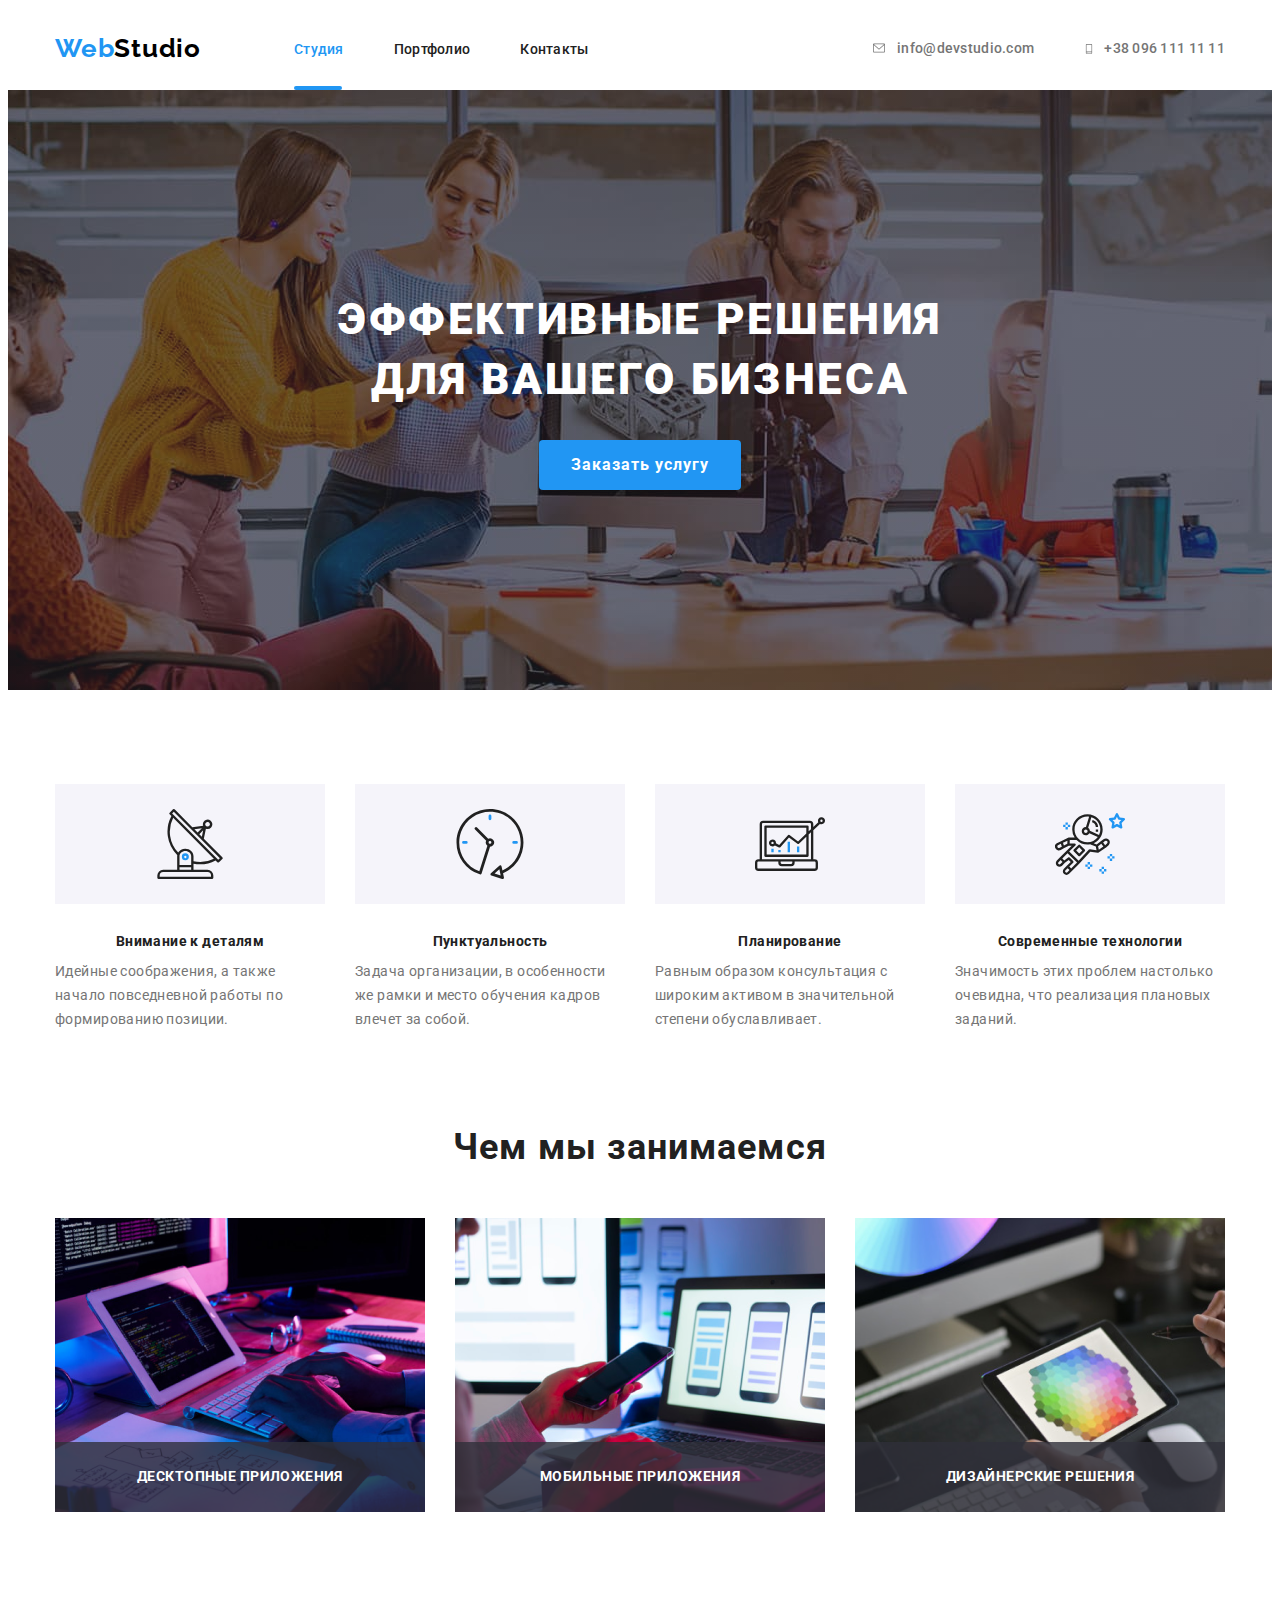
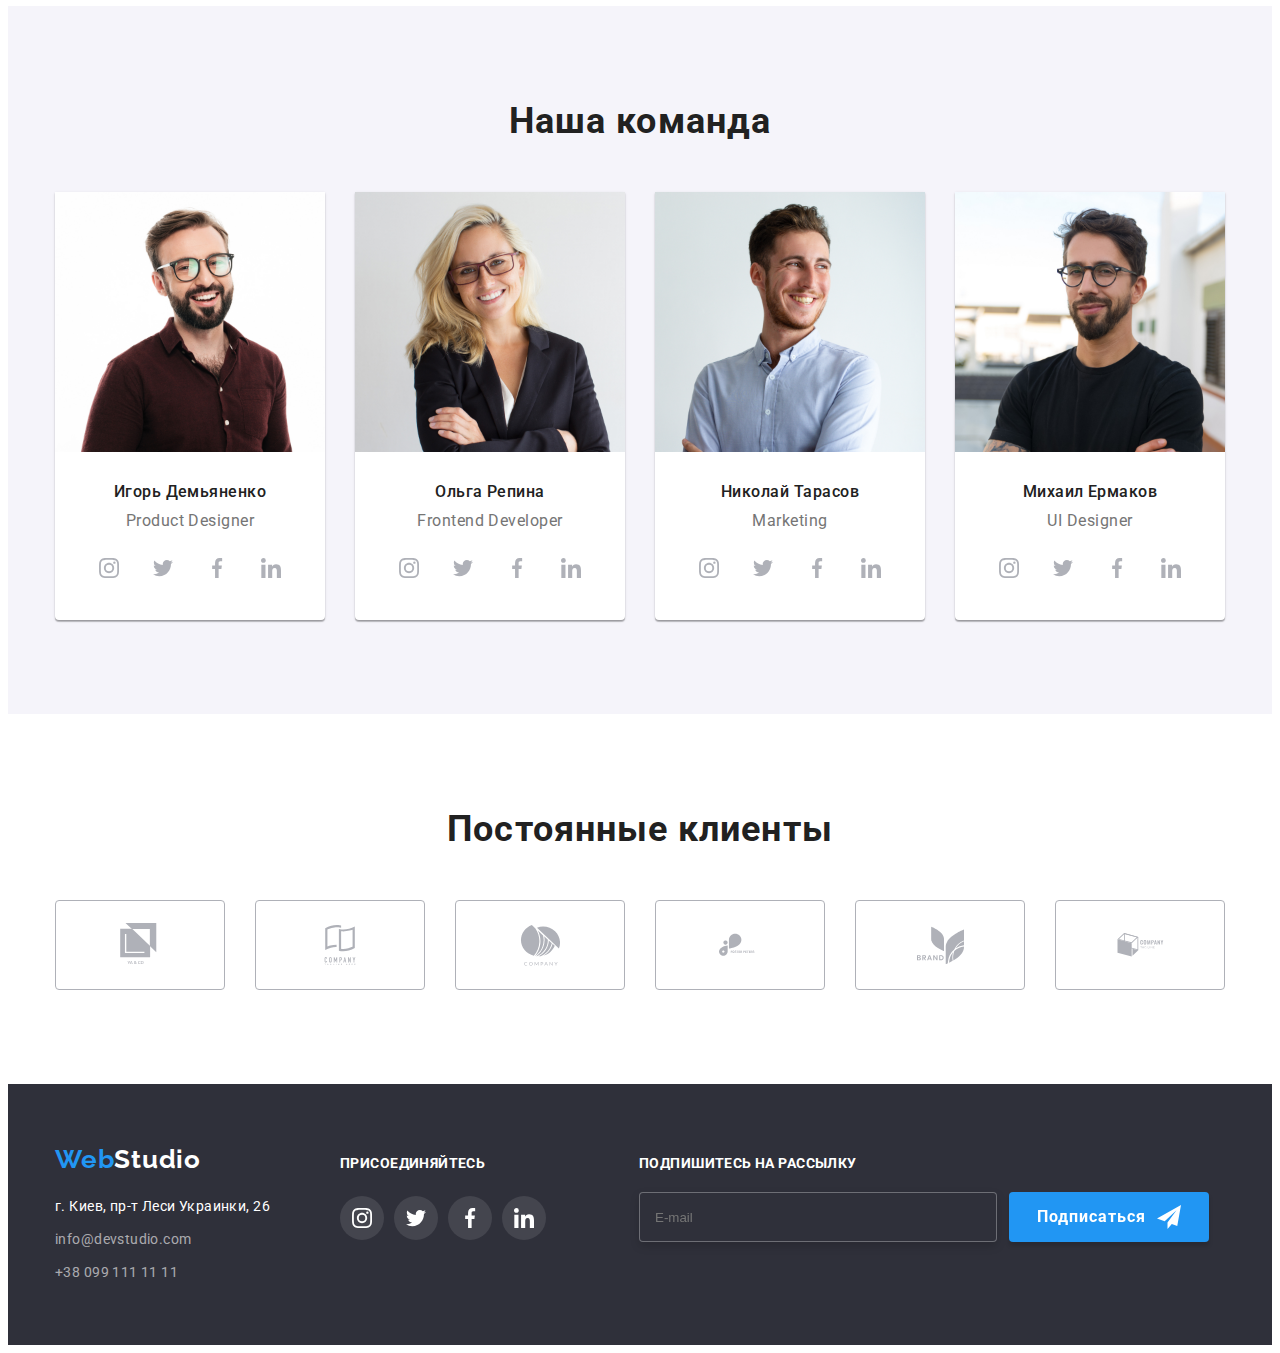
<file: index.html>
<!DOCTYPE html>
<html lang="ru">
<head>
    <meta charset="UTF-8">
    <meta name="viewport" content="width=device-width, initial-scale=1.0">
    <title>Document</title>
    <link href="https://fonts.googleapis.com/css2?family=Raleway:wght@700&family=Roboto:wght@300;400;500;700;900&display=swap" rel="stylesheet">
    <link rel="stylesheet" href="https://cdnjs.cloudflare.com/ajax/libs/modern-normalize/1.0.0/modern-normalize.min.css" integrity="sha512-ISS7cAi1PEhQ8jnbJpJZMd29NlhNj4AWYyLOSp2CE/CsHxTCu+r+t0D2yoJudVrd0/8fTVPUVDzY5Tvli75u/g==" crossorigin="anonymous" />
    <link rel="stylesheet" href="./css/main.min.css">
</head>
<body>
    <header class="header">
        <div class="container header-nav">
        <nav class="main-nav">
            <a class="logo" href="./index.html">Web<span class="logo-part">Studio</span></a>
        <ul class="list-nav list">
            <li class="item"><a href="./index.html" class="current">Студия</a></li>
            <li class="item"><a href="./portfolio.html">Портфолио</a></li>
            <li class="item"><a href="#">Контакты</a></li>
        </ul>
        </nav>
        <address>
            <ul class="address-header list">
                <li class="item"><a href="mailto:info@devstudio.com">
                    <svg class="header-icon" width="16px" height="12px"  fill="currentColor">
                        <use href="./images/symbol-defs.svg#icon-envelope">
                        </use>
                    </svg>
                    info@devstudio.com
                </a></li>
                <li class="item"><a href="tel:+380961111111">
                    <svg class="header-icon" width="10px" height="16px"  fill="currentColor">
                        <use href="./images/symbol-defs.svg#icon-smartphone">
                        </use>
                    </svg>
                    +38 096 111 11 11
                </a></li>
            </ul>
        </address>
    </div>
    </header>
    
    <main>
        <!--Герой-->
    <section class="hero">
        <h1 class="hero-title">
            Эффективные решения<br />для вашего бизнеса
        </h1>
        <a class="hero-button " data-modal-open href="#">Заказать услугу</a>
    </section>
    <!--Особенности-->
    <section class="features">
        <div class="container">
            <!-- <h2>Особенности</h2> -->
        <ul class="features-list list">
            <li class="item">
                <div class="features-item">
                    <svg class="features-icon">
                        <use href="./images/symbol-defs.svg#icon-antenna">
                        </use>
                    </svg>
                </div>
                <h3>Внимание к деталям</h3>
                <p>Идейные соображения, а также начало повседневной работы по формированию позиции.</p>
            </li>
            <li class="item">
                <div class="features-item">
                    <svg class="features-icon">
                        <use href="./images/symbol-defs.svg#icon-clock">
                        </use>
                    </svg>
                </div>
                <h3>Пунктуальность</h3>
                <p>Задача организации, в особенности же рамки и место обучения кадров влечет за собой.</p>
            </li>
            <li class="item">
               <div class="features-item">
                <svg class="features-icon">
                    <use href="./images/symbol-defs.svg#icon-diagram">
                    </use>
                </svg>
               </div>
                <h3>Планирование</h3>
                <p>Равным образом консультация с широким активом в значительной степени обуславливает.</p>
            </li>
            <li class="item">
                <div class="features-item">
                    <svg class="features-icon">
                        <use href="./images/symbol-defs.svg#icon-astronaut">
                        </use>
                    </svg>
                </div>
                <h3>Современные технологии</h3>
                <p>Значимость этих проблем настолько очевидна, что реализация плановых заданий.</p>
            </li>
        </ul>
        </div>
    </section>
    <!--Чем мы занимаемся-->
    <section class="about">
       <div class="container">
        <h2 class="about-title">Чем мы занимаемся</h2>
        <ul class=" about-list list">
            <li class="item">
                <img src="images/keyboard.png" alt="Клавиатура" width="370">
                <p class="about-above">
                десктопные приложения
                </p>
            </li>
            <li class="item">
                <img src="images/laptop.png" alt="Ноутбук" width="370">
                <p class="about-above">
                мобильные приложения
                </p>
            </li>
            <li class="item">
                <img src="images/table.png" alt="Планшет" width="370">
                <p class="about-above">
                дизайнерские решения
                </p>
            </li>
        </ul>
       </div>
    </section>
    <!-- Наша команда -->
    <section class="team">
       <div class="container">
        <h2 class="team-title">Наша команда</h2>
        <ul class="team-list list">
            <li class="item">
        <img src="images/igor.jpg" alt="фото Игоря Демьяненко" width="270">    
        <div class="item-name">
        <h3>Игорь Демьяненко</h3>
        <p>Product Designer</p>
        <ul class="links-list list">
            <li class="links-item">
                <a href="">
                <svg class="team-links" width="20px" height="20px" >
                <use href="./images/symbol-defs.svg#icon-instagram">
                </use>
                </svg>
                </a>
            </li>
            <li class="links-item">
                <a href="">
                <svg class="team-links" width="20px" height="20px">
                <use href="./images/symbol-defs.svg#icon-twitter">
                </use>
                </svg>
                </a>
            </li>
            <li class="links-item">
                <a href="">
                <svg class="team-links" width="20px" height="20px">
                <use href="./images/symbol-defs.svg#icon-facebook">
                </use>
                </svg>
                </a>
            </li>
            <li class="links-item">
                <a href="">
                <svg class="team-links" width="20px" height="20px">
                <use href="./images/symbol-defs.svg#icon-linkedin">
                </use>
                </svg>
                </a>
            </li>
        </ul>
        </div> 
            </li>
            <li class="item">
        <img src="images/olga.jpg" alt="Фото Ольги Репиной" width="270">
        <div class="item-name">
        <h3>Ольга Репина</h3>
        <p>Frontend Developer</p>
        <ul class="links-list list">
            <li class="links-item">
                <a href="">
                <svg class="team-links" width="20px" height="20px" >
                <use href="./images/symbol-defs.svg#icon-instagram">
                </use>
                </svg>
                </a>
            </li>
            <li class="links-item">
                <a href="">
                <svg class="team-links" width="20px" height="20px">
                <use href="./images/symbol-defs.svg#icon-twitter">
                </use>
                </svg>
                </a>
            </li>
            <li class="links-item">
                <a href="">
                <svg class="team-links" width="20px" height="20px">
                <use href="./images/symbol-defs.svg#icon-facebook">
                </use>
                </svg>
                </a>
            </li>
            <li class="links-item">
                <a href="">
                <svg class="team-links" width="20px" height="20px">
                <use href="./images/symbol-defs.svg#icon-linkedin">
                </use>
                </svg>
                </a>
            </li>
        </ul>
        </div>
            </li>
            <li class="item">
        <img src="images/nikolay.jpg" alt="Фото Николая Тарасова" width="270">    
        <div class="item-name">
        <h3>Николай Тарасов</h3>
        <p>Marketing</p>
        <ul class="links-list list">
            <li class="links-item">
                <a href="">
                <svg class="team-links" width="20px" height="20px" >
                <use href="./images/symbol-defs.svg#icon-instagram">
                </use>
                </svg>
                </a>
            </li>
            <li class="links-item">
                <a href="">
                <svg class="team-links" width="20px" height="20px">
                <use href="./images/symbol-defs.svg#icon-twitter">
                </use>
                </svg>
                </a>
            </li>
            <li class="links-item">
                <a href="">
                <svg class="team-links" width="20px" height="20px">
                <use href="./images/symbol-defs.svg#icon-facebook">
                </use>
                </svg>
                </a>
            </li>
            <li class="links-item">
                <a href="">
                <svg class="team-links" width="20px" height="20px">
                <use href="./images/symbol-defs.svg#icon-linkedin">
                </use>
                </svg>
                </a>
            </li>
        </ul>
        </div>
            </li>
            <li class="item">
        <img src="images/mikhail.jpg" alt="Фото Михаила Ермакова" width="270">    
        <div class="item-name">
        <h3>Михаил Ермаков</h3>
        <p>UI Designer</p>
        <ul class="links-list list">
            <li class="links-item">
                <a href="">
                <svg class="team-links" width="20px" height="20px" >
                <use href="./images/symbol-defs.svg#icon-instagram">
                </use>
                </svg>
                </a>
            </li>
            <li class="links-item">
                <a href="">
                <svg class="team-links" width="20px" height="20px">
                <use href="./images/symbol-defs.svg#icon-twitter">
                </use>
                </svg>
                </a>
            </li>
            <li class="links-item">
                <a href="">
                <svg class="team-links" width="20px" height="20px">
                <use href="./images/symbol-defs.svg#icon-facebook">
                </use>
                </svg>
                </a>
            </li>
            <li class="links-item">
                <a href="">
                <svg class="team-links" width="20px" height="20px">
                <use href="./images/symbol-defs.svg#icon-linkedin">
                </use>
                </svg>
                </a>
            </li>
        </ul>
        </div>
            </li>
        </ul>
       </div>
    </section>
     <!-- Клиенты -->
    <section class="clients">
        <div class="container">
            <h2 class="team-title">Постоянные клиенты</h2>
            <ul class="clients-list list">
                <li class="client-item">
                    <a href="">
                        <svg class="clients-icon" width="44px" height="50px">
                        <use href="./images/symbol-defs.svg#icon-logo-1">
                        </use>
                        </svg>
                    </a>
                </li>
                <li class="client-item">
                    <a href="">
                        <svg class="clients-icon" width="40px" height="52px">
                        <use href="./images/symbol-defs.svg#icon-logo-2">
                        </use>
                        </svg>
                    </a>
                </li>
                <li class="client-item">
                    <a href="">
                        <svg class="clients-icon" width="41px" height="43px">
                        <use href="./images/symbol-defs.svg#icon-logo-3">
                        </use>
                        </svg>
                    </a>
                </li>
                <li class="client-item">
                    <a href="">
                        <svg class="clients-icon" width="80px" height="42px">
                        <use href="./images/symbol-defs.svg#icon-logo-4">
                        </use>
                        </svg>
                    </a>
                </li>
                <li class="client-item">
                    <a href="">
                        <svg class="clients-icon" width="59px" height="47px">
                        <use href="./images/symbol-defs.svg#icon-logo-5">
                        </use>
                        </svg>
                    </a>
                </li>
                <li class="client-item">
                    <a href="">
                        <svg class="clients-icon" width="89px" height="46px">
                        <use href="./images/symbol-defs.svg#icon-logo-6">
                        </use>
                        </svg>
                    </a>
                </li>
            </ul>
        </div>
    </section>
    <!-- Модальное окно -->
<div class="backdrop is-hidden" data-modal>
    <div class="modal">
        <button class="btn" data-modal-close>
            <svg class="btn-icon" width="18px" height="18px">
            <use href="./images/symbol-defs.svg#icon-close-black">
            </use>
            </svg>
        </button>
        <b class="modal-title">Оставьте свои данные, мы вам перезвоним</b>
        <form class="modal-form" action="">
        <label class="form-field" >
            <span class="form-lable">Имя</span>
            <input class="form-input" type="text" name="name">
            <svg class="form-icon" width="18px" height="18px">
                <use href="./images/symbol-defs.svg#icon-person-black">
                </use>
                </svg>
        </label>
        <label class="form-field">
            <span class="form-lable">Телефон</span>
            <input class="form-input" type="tel" name="tel">
            <svg class="form-icon" width="18px" height="18px">
                <use href="./images/symbol-defs.svg#icon-phone-black">
                </use>
                </svg>
        </label>
        <label class="form-field">
            <span class="form-lable">Почта</span>
            <input  class="form-input" type="email" name="email">
            <svg class="form-icon" width="18px" height="18px">
                <use href="./images/symbol-defs.svg#icon-email-black">
                </use>
                </svg>
        </label>
        <label class="form-field">
            <span class="form-comment">Комментарий</span>
            <textarea  class="comment" name="comment" placeholder="Введите текст"></textarea>
        </label>
        <label class="form-checkbox">
            <input class="checkbox" type="checkbox" name="policy">
            <span class="checkbox-text">Соглашаюсь с рассылкой и принимаю <a href="">Условия договора</a></span>
        </label>

        <button class="submit-button" type="submit">Отправить</button>
        </form>
    </div>
    </div>
    </main>
    <footer>
<div class="container">
    <div>
    <a class="logo" href="./index.html">Web<span class="logo-part-footer">Studio</span></a>
    <address class="footer-list">
        <ul class="footer-address list">
            <li class="item"><p>г. Киев, пр-т Леси Украинки, 26</p></li>
            <li class="item"><a href="mailto:info@devstudio.com">info@devstudio.com</a></li>
            <li class="item"><a href="tel:+380991111111">+38 099 111 11 11</a></li>
        </ul>
    </address>
    </div>
    <div class="footer-links">
    <p class="footer-links-title">ПРИСОЕДИНЯЙТЕСЬ</p>
    <ul class="links-list list">
        <li class="links-item">
            <a href="">
            <svg class="join-links" width="20px" height="20px" >
            <use href="./images/symbol-defs.svg#icon-instagram">
            </use>
            </svg>
            </a>
        </li>
        <li class="links-item">
            <a href="">
            <svg class="join-links" width="20px" height="20px" >
            <use href="./images/symbol-defs.svg#icon-twitter">
            </use>
            </svg>
            </a>
        </li>
        <li class="links-item">
            <a href="">
            <svg class="join-links" width="20px" height="20px" >
            <use href="./images/symbol-defs.svg#icon-facebook">
            </use>
            </svg>
            </a>
        </li>
        <li class="links-item">
            <a href="">
            <svg class="join-links" width="20px" height="20px" >
            <use href="./images/symbol-defs.svg#icon-linkedin">
            </use>
            </svg>
            </a>
        </li>
    </ul>
</div>
        <!-- Форма для подписки -->
        <div class="footer-form">
            <b class="sign-title">подпишитесь на рассылку</b>
            <form action="##" class="form-sign">
            <input type="email" name="email" 
            placeholder="E-mail">
            <button class="send" type="submit">Подписаться</button>
            </form>
            </div>
        </div>
    </footer>
<script src="./js/modal.js"></script>
</body>
</html>
</file>
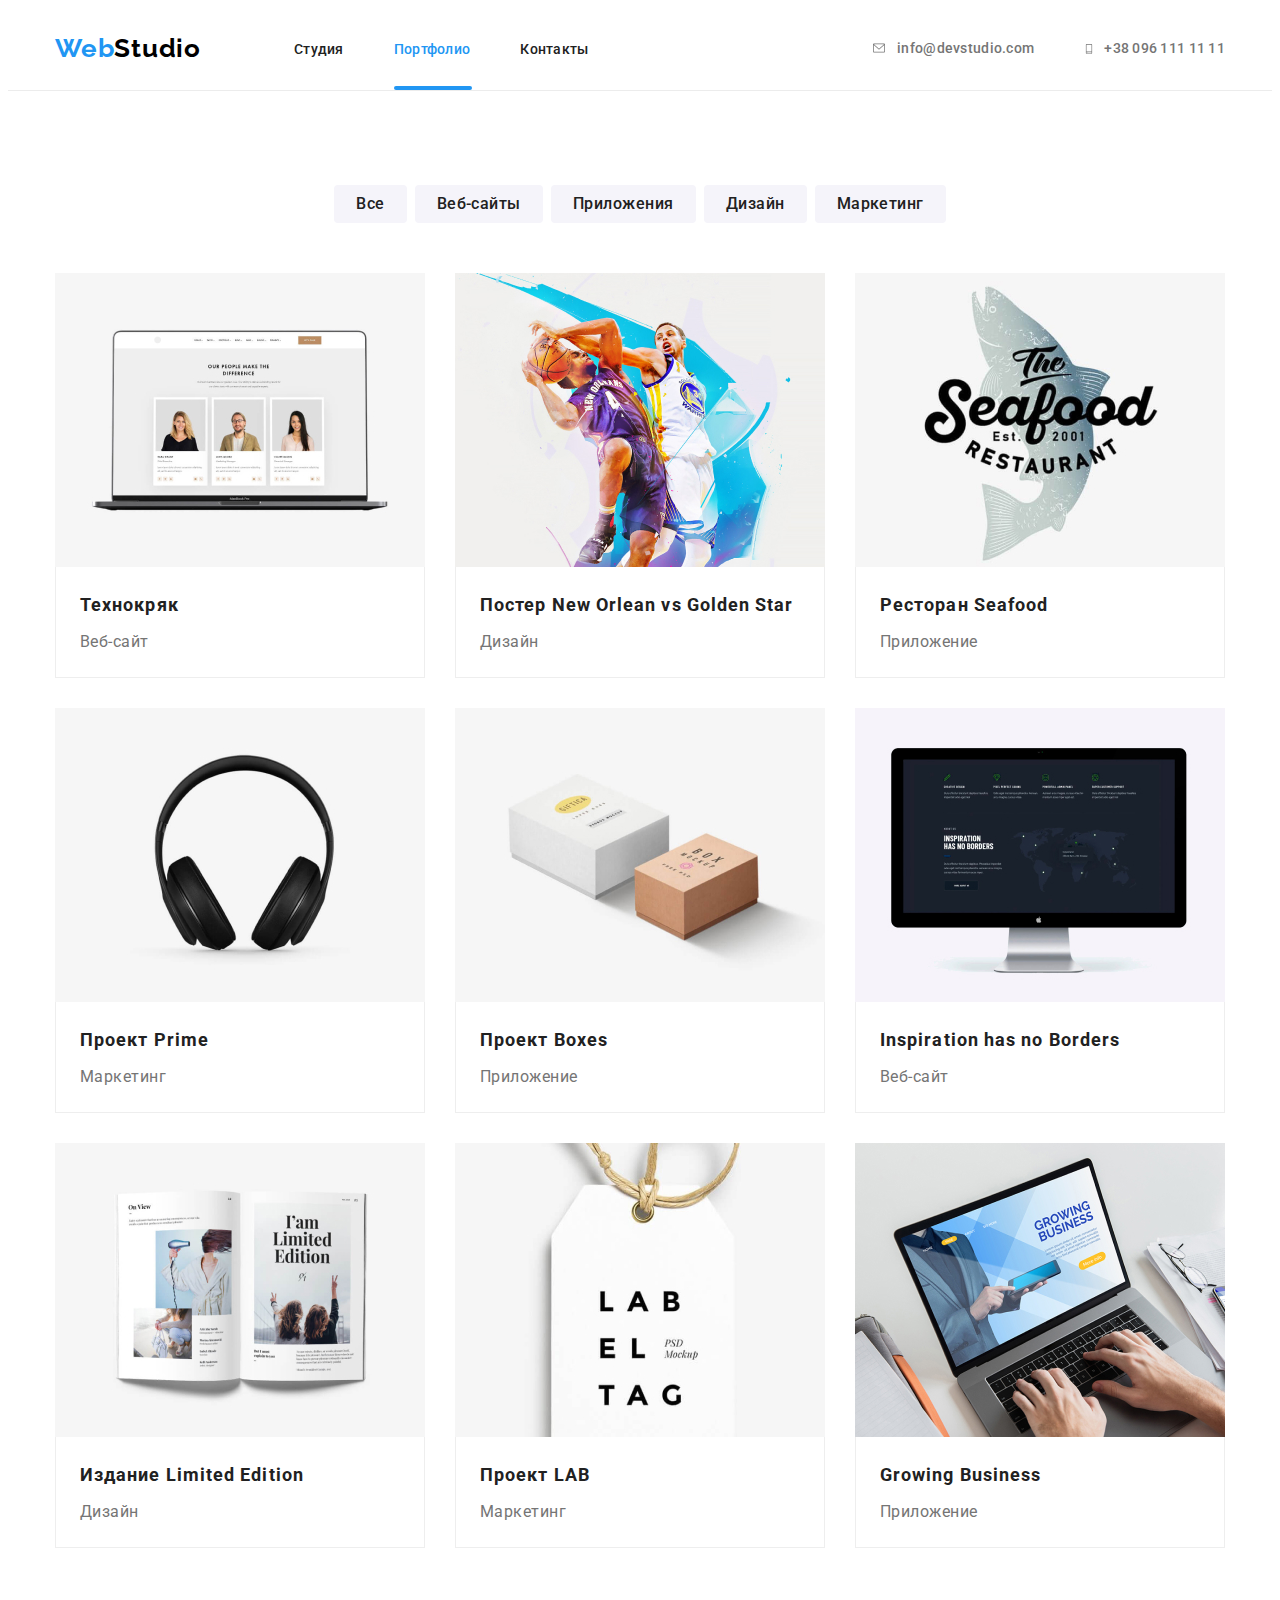
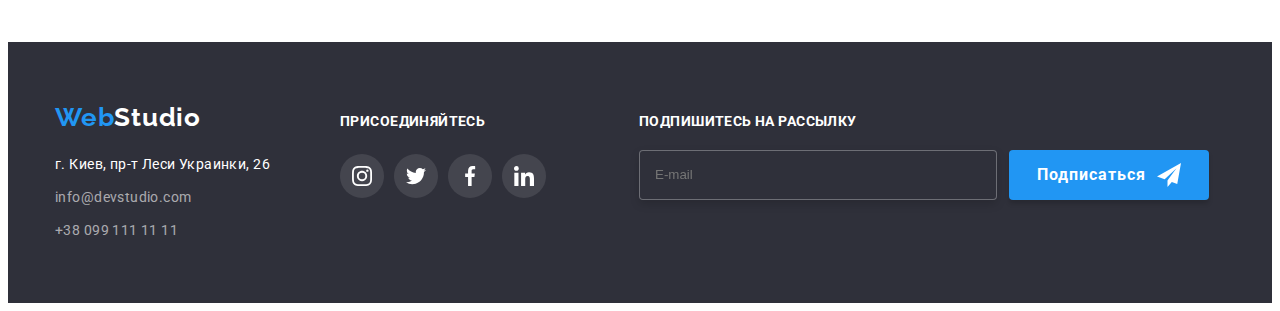
<file: portfolio.html>
<!DOCTYPE html>
<html lang="ru">
<head>
    <meta charset="UTF-8">
    <meta name="viewport" content="width=device-width, initial-scale=1.0">
    <title>Document</title>
    <link href="https://fonts.googleapis.com/css2?family=Raleway:wght@700&family=Roboto:wght@300;400;500;700;900&display=swap" rel="stylesheet">
    <link rel="stylesheet" href="https://cdnjs.cloudflare.com/ajax/libs/modern-normalize/1.0.0/modern-normalize.min.css" integrity="sha512-ISS7cAi1PEhQ8jnbJpJZMd29NlhNj4AWYyLOSp2CE/CsHxTCu+r+t0D2yoJudVrd0/8fTVPUVDzY5Tvli75u/g==" crossorigin="anonymous" />
    <link rel="stylesheet" href="./css/main.min.css">
</head>
<body>
    <header class="header">
        <div class="container header-nav">
            <nav class="main-nav">
                <a class="logo" href="./index.html">Web<span class="logo-part">Studio</span></a>
            <ul class="list-nav list">
                <li class="item"><a href="./index.html">Студия</a></li>
                <li class="item"><a href="./portfolio.html" class="current port">Портфолио</a></li>
                <li class="item"><a href="#">Контакты</a></li>
            </ul>
            </nav>
            <address>
                <ul class="address-header list">
                    <li class="item"><a href="mailto:info@devstudio.com">
                        <svg class="header-icon" width="16px" height="12px" fill="currentColor">
                            <use href="./images/symbol-defs.svg#icon-envelope">
                            </use>
                        </svg>
                        info@devstudio.com
                    </a></li>
                    <li class="item"><a href="tel:+380961111111">
                        <svg class="header-icon" width="10px" height="16px"  fill="currentColor">
                            <use href="./images/symbol-defs.svg#icon-smartphone">
                            </use>
                        </svg>
                        +38 096 111 11 11
                    </a></li>
                </ul>
            </address>
        </div>
    </header>

    <main>
<section class="portfolio">
    <div class="container">
    <!-- <h1>Портфолио</h1> -->
    <ul class="button-list list">
        <li class="item"><button type="button">Все</button></li>
        <li class="item"><button type="button">Веб-сайты</button></li>
        <li class="item"><button type="button">Приложения</button></li>
        <li class="item"><button type="button">Дизайн</button></li>
        <li class="item"><button type="button">Маркетинг</button></li>
    </ul>
    <ul class="portfolio-preview list">
        <li class="item">
            <a class="portfolio-link" href="#">
                <div class="portfolio-img-text">
                    <img class="portfolio-img" src="./images/portfolio/techkriyk.jpg"  alt="Технокряк" width="370">
                    <p class="portfolio-above">
                    Технокряк это современная площадка распространения коронавируса. Компании используют эту платформу для цифрового шпионажа и атак на защищённые сервера конкурентов.
                    </p>
                </div>
                <div class="portfolio-content">
                <h2>Технокряк</h2>
                <p>Веб-сайт</p>
                </div>

            </a>
        </li>
        <li class="item">
            <a class="portfolio-link" href="#">
                <div class="portfolio-img-text">
                    <img class="portfolio-img" src="./images/portfolio/poster-new-orlean.jpg" alt="Постер с баскетболистами" width="370">
                    <p class="portfolio-above">
                    Технокряк это современная площадка распространения коронавируса. Компании используют эту платформу для цифрового шпионажа и атак на защищённые сервера конкурентов.
                    </p>
                </div>
                <div class="portfolio-content">
                <h2>Постер New Orlean vs Golden Star</h2>
                <p>Дизайн</p>
                </div>
            </a>
        </li>
        <li class="item">
            <a class="portfolio-link" href="#">
                <div class="portfolio-img-text">
                    <img class="portfolio-img" src="./images/portfolio/seafood.jpg" alt="Логотип ресторана" width="370">
                    <p class="portfolio-above">
                    Технокряк это современная площадка распространения коронавируса. Компании используют эту платформу для цифрового шпионажа и атак на защищённые сервера конкурентов.
                    </p>
                </div>
                <div class="portfolio-content">
                <h2>Ресторан Seafood</h2>
                <p>Приложение</p>
                </div> 

            </a>
        </li>
        <li class="item">
            <a class="portfolio-link" href="#">
                <div class="portfolio-img-text">
                    <img class="portfolio-img" src="./images/portfolio/prime.jpg" alt="Наушники" width="370">
                    <p class="portfolio-above">
                    Технокряк это современная площадка распространения коронавируса. Компании используют эту платформу для цифрового шпионажа и атак на защищённые сервера конкурентов.
                    </p>
                </div>
                <div class="portfolio-content">
                <h2>Проект Prime</h2>
                <p>Маркетинг</p>
                </div>   
            </a>
        </li>
        <li class="item">
            <a class="portfolio-link" href="#">
               <div class="portfolio-img-text">
                <img class="portfolio-img" src="./images/portfolio/boxes.jpg" alt="Две коробки" width="370">
                <p class="portfolio-above">
                Технокряк это современная площадка распространения коронавируса. Компании используют эту платформу для цифрового шпионажа и атак на защищённые сервера конкурентов.
                </p>
               </div>
                <div class="portfolio-content">
                <h2>Проект Boxes</h2>
                <p>Приложение</p>
                </div>

            </a>
        </li>
        <li class="item">
            <a class="portfolio-link" href="#">
                <div class="portfolio-img-text">
                    <img class="portfolio-img" src="./images/portfolio/inspiration.jpg" alt="Монитор с сайтом" width="370">
                    <p class="portfolio-above">
                    Технокряк это современная площадка распространения коронавируса. Компании используют эту платформу для цифрового шпионажа и атак на защищённые сервера конкурентов.
                    </p>
                </div>
                <div class="portfolio-content">
                <h2>Inspiration has no Borders</h2>
                <p>Веб-сайт</p>
                </div>
            </a>
        </li>
        <li class="item">
            <a class="portfolio-link" href="#">
                <div class="portfolio-img-text">
                    <img class="portfolio-img" src="./images/portfolio/limited-edition.jpg" alt="Разворот книги" width="370">
                    <p class="portfolio-above">
                    Технокряк это современная площадка распространения коронавируса. Компании используют эту платформу для цифрового шпионажа и атак на защищённые сервера конкурентов.
                    </p>
                </div>
               <div class="portfolio-content">
                <h2>Издание Limited Edition</h2>
                <p>Дизайн</p>
                </div>
            </a>
        </li>
        <li class="item">
            <a class="portfolio-link" href="#">
                <div class="portfolio-img-text">
                    <img class="portfolio-img" src="./images/portfolio/lab.jpg" alt="Лейб" width="370">
                    <p class="portfolio-above">
                    Технокряк это современная площадка распространения коронавируса. Компании используют эту платформу для цифрового шпионажа и атак на защищённые сервера конкурентов.
                    </p>
                </div>
                <div class="portfolio-content">
                <h2>Проект LAB</h2>
                <p>Маркетинг</p>
                </div>
            </a>
        </li>
        <li class="item">
            <a class="portfolio-link" href="#">
                <div class="portfolio-img-text">
                    <img class="portfolio-img" src="./images/portfolio/growing-business.jpg" alt="Ноутбук" width="370">
                    <p class="portfolio-above">
                    Технокряк это современная площадка распространения коронавируса. Компании используют эту платформу для цифрового шпионажа и атак на защищённые сервера конкурентов.
                    </p>
                </div>
                <div class="portfolio-content">
                <h2>Growing Business</h2>
                <p>Приложение</p>
                </div>

            </a>
        </li>
    </ul>
</div>
</section>
    </main>
    <footer>
        <div class="container">
            <div>
            <a class="logo" href="./index.html">Web<span class="logo-part-footer">Studio</span></a>
            <address class="footer-list">
                <ul class="footer-address list">
                    <li class="item"><p>г. Киев, пр-т Леси Украинки, 26</p></li>
                    <li class="item"><a href="mailto:info@devstudio.com">info@devstudio.com</a></li>
                    <li class="item"><a href="tel:+380991111111">+38 099 111 11 11</a></li>
                </ul>
            </address>
            </div>
            <div class="footer-links">
            <p class="footer-links-title">ПРИСОЕДИНЯЙТЕСЬ</p>
            <ul class="links-list list">
                <li class="links-item">
                    <a href="">
                    <svg class="join-links" width="20px" height="20px" >
                    <use href="./images/symbol-defs.svg#icon-instagram">
                    </use>
                    </svg>
                    </a>
                </li>
                <li class="links-item">
                    <a href="">
                    <svg class="join-links" width="20px" height="20px" >
                    <use href="./images/symbol-defs.svg#icon-twitter">
                    </use>
                    </svg>
                    </a>
                </li>
                <li class="links-item">
                    <a href="">
                    <svg class="join-links" width="20px" height="20px" >
                    <use href="./images/symbol-defs.svg#icon-facebook">
                    </use>
                    </svg>
                    </a>
                </li>
                <li class="links-item">
                    <a href="">
                    <svg class="join-links" width="20px" height="20px" >
                    <use href="./images/symbol-defs.svg#icon-linkedin">
                    </use>
                    </svg>
                    </a>
                </li>
            </ul>
        </div>
        <!-- Форма для подписки -->
    <div class="footer-form">
    <b class="sign-title">подпишитесь на рассылку</b>
    <form action="#" class="form-sign">
    <input type="email" name="email" 
    placeholder="E-mail">
    <button class="send" type="submit">Подписаться</button>
    </form>
    </div>
        </div>
    </footer>
</body>
</html>
</file>
<file: css/main.min.css>
html{box-sizing:border-box}*,*::before,*::after{box-sizing:inherit}body{font-family:"Roboto", sans-serif}img{display:block}.list{padding:0px;margin:0px;list-style:none}.container{width:1200px;margin-left:auto;margin-right:auto;padding-left:15px;padding-right:15px}.address-header a,.features-item,.links-list,.links-item a,.clients-list,.clients-list a,.button-list{display:flex;justify-content:center}.header{padding-top:24px;padding-bottom:25px}.logo{text-decoration:none;font-family:raleway,sans-serif;color:#2196f3;font-weight:700;font-size:26px;letter-spacing:.03em;line-height:1.19;text-align:left}.logo-part{color:#000000}.logo-part-footer{color:#fff}.header-nav{display:flex;justify-content:space-between;align-items:center}.main-nav{display:flex;align-items:center}.list-nav{display:flex;margin-left:93px}.list-nav .item{display:inline-block;padding-top:7px;padding-bottom:7px}.list-nav .item:not(:last-child){margin-right:50px}.address-header{display:flex;margin-left:auto}.address-header .item{display:inline-block;padding-top:7px;padding-bottom:7px}.address-header .item:not(:last-child){margin-right:50px}.list-nav a{position:relative;text-decoration:none;color:#212121;font-weight:500;font-size:14px;letter-spacing:.02em;line-height:1.14;text-align:left;transition-property:color;transition-duration:250ms;transition-timing-function:cubic-bezier(0.4, 0, 0.2, 1)}.list-nav .current{color:#2196f3}.list-nav .current::after{content:"";display:flex;position:absolute;top:45px;width:48px;height:4px;background:#2196f3;border-radius:2px}.list-nav .port::after{width:78px}.address-header a{align-items:center;text-decoration:none;font-style:normal;color:#757575;font-weight:500;font-size:14px;letter-spacing:.02em;line-height:1.14;text-align:left;transition-property:color;transition-duration:250ms;transition-timing-function:cubic-bezier(0.4, 0, 0.2, 1)}.header-icon{margin-right:10px}.list-nav a:hover,.address-header a:hover,.list-nav a:focus,.address-header a:focus{color:#2196f3}.hero{background-image:linear-gradient(to right, rgba(47,48,58,0.4), rgba(47,48,58,0.4)),url(../images/Hero.jpg);background-color:rgba(47,48,58,0.4);max-width:1600px;height:600px;margin-left:auto;margin-right:auto;background-repeat:no-repeat;background-position:center;background-size:cover;text-align:center;padding-top:200px;padding-bottom:200px}.hero-title{margin-top:0px;margin-bottom:30px;color:#fff;font-weight:900;font-size:44px;letter-spacing:.06em;line-height:1.36;text-align:center;text-transform:uppercase}.hero-button{display:inline-block;padding:10px 32px;box-shadow:0px 4px 4px rgba(0,0,0,0.15);border-radius:4px;text-decoration:none;color:#fff;font-weight:700;font-size:16px;letter-spacing:.06em;line-height:1.87;text-align:center;background-color:#2196f3}.features{padding-top:94px}.features-list{display:flex}.features-list .item{width:270px}.features-list>.item:not(:last-child){margin-right:30px}.features p{margin:0px;color:#757575;font-weight:400;font-size:14px;letter-spacing:.03em;line-height:1.71;text-align:left}.features h3{margin-top:0px;margin-bottom:10px;color:#212121;font-weight:700;font-size:14px;letter-spacing:.03em;line-height:1.14;text-align:center}.features-icon{width:70px;height:70px}.features-item{align-items:center;width:270px;height:120px;background-color:#f5f4fa;margin-bottom:30px}.about{padding-top:94px;padding-bottom:94px}.about-title{margin-top:0px;margin-bottom:50px;color:#212121;font-weight:700;font-size:36px;letter-spacing:.03em;line-height:1.17;text-align:center}.about-list{display:flex}.about-list .item{position:relative}.about-list>.item:not(:last-child){margin-right:30px}.about-above{position:absolute;bottom:0px;width:370px;height:70px;margin:0;padding-top:27px;padding-bottom:27px;font-family:"Roboto",sans-serif;color:#fff;font-weight:bold;font-size:14px;letter-spacing:.03em;line-height:1.14;text-align:center;text-transform:uppercase;background-color:rgba(47,48,58,0.8)}.team{padding-top:94px;padding-bottom:94px;background-color:#f5f4fa}.team-title{margin-top:0px;margin-bottom:50px;color:#212121;font-weight:700;font-size:36px;letter-spacing:.03em;line-height:1.17;text-align:center}.team-list{display:flex}.team-list .item{width:270px;box-shadow:0px 1px 3px rgba(0,0,0,0.12),0px 1px 1px rgba(0,0,0,0.14),0px 2px 1px rgba(0,0,0,0.2);border-radius:0px 0px 4px 4px;background-color:#fff}.team-list>.item:not(:last-child){margin-right:30px}.item-name{padding:30px 32px}.team h3{margin-top:0px;margin-bottom:10px;color:#212121;font-weight:500;font-size:16px;letter-spacing:.03em;line-height:1.19;text-align:center}.team p{margin-top:0px;margin-bottom:0px;color:#757575;font-weight:400;font-size:16px;letter-spacing:.03em;line-height:1.19;text-align:center}.team-links{display:inline-block;fill:currentColor}.links-list{margin-top:16px}.links-item a{align-items:center;width:44px;height:44px;border-radius:50%;color:#afb1b8;transition:background-color 250ms cubic-bezier(0.4, 0, 0.2, 1),color 250ms cubic-bezier(0.4, 0, 0.2, 1)}.links-item :hover,.links-item :focus{background-color:#2196f3;color:#fff}.links-item:not(:last-child){margin-right:10px}.clients{padding-top:94px;padding-bottom:94px}.client-item:not(:last-child){margin-right:30px}.clients-icon{fill:currentColor}.clients-list a{align-items:center;width:170px;height:90px;border:1px solid #afb1b8;border-radius:4px;color:#afb1b8;transition:border-color 250ms cubic-bezier(0.4, 0, 0.2, 1),color 250ms cubic-bezier(0.4, 0, 0.2, 1)}.client-item a:hover,.client-item a:focus{border-color:#2196f3;color:#2196f3}footer{background-color:#2f303a;padding-top:60px;padding-bottom:60px}.footer-list{margin-top:20px}.footer-address>.item:not(:last-child){margin-bottom:9px}.footer-address p{margin-top:0;margin-bottom:0;color:#fff;font-weight:400;font-size:14px;letter-spacing:.03em;line-height:1.71;text-align:center;text-decoration:none;font-style:normal;background-color:#2f303a}.footer-address a{color:rgba(255,255,255,0.6);font-weight:400;font-size:14px;letter-spacing:.03em;line-height:1.71;text-align:center;text-decoration:none;background-color:#2f303a;font-style:normal}footer>div{display:flex;align-items:baseline}.footer-links{margin-left:70px}.footer-links-title{margin-top:0;margin-bottom:0;color:#fff;font-weight:700;font-size:14px;letter-spacing:.03em;line-height:1.71;text-align:left;text-decoration:none;font-style:normal;background-color:#2f303a}.footer-links>.links-list{margin-top:20px}.footer-links a{background-color:rgba(255,255,255,0.1)}.join-links{display:inline-block;fill:#fff;margin:12px}.backdrop{position:fixed;top:0;left:0;width:100%;height:100%;background-color:rgba(0,0,0,0.2)}.backdrop.is-hidden{opacity:0;pointer-events:none}.modal{position:absolute;top:50%;left:50%;transform:translate(-50%, -50%);width:528px;height:581px;padding:40px;background-color:#fff}.btn{position:absolute;top:8px;right:8px;align-items:center;width:30px;height:30px;border:1px solid rgba(0,0,0,0.1);border-radius:50%;padding:0px}.btn-icon{position:absolute;top:50%;left:50%;transform:translate(-50%, -50%);content:"";background-image:url(../images/close.svg);width:18px;height:18px;transition:fill 250ms cubic-bezier(0.4, 0, 0.2, 1)}.btn-icon:hover{fill:#2196f3}.modal-form{display:flex;flex-direction:column}.modal-title{display:inline-block;margin-bottom:30px;font-family:"Roboto",sans-serif;font-style:normal;color:#212121;font-weight:700;font-size:20px;letter-spacing:.03em;line-height:1.15;text-align:center}.form-field{position:relative}.form-field:not(:nth-child(4)){margin-bottom:28px}.form-input{position:relative;display:block;padding-left:42px;width:448px;height:40px;border:1px solid rgba(33,33,33,0.2);box-sizing:border-box;border-radius:4px;transition:border-color 250ms cubic-bezier(0.4, 0, 0.2, 1),fill 250ms cubic-bezier(0.4, 0, 0.2, 1)}.form-input:focus-within,.comment:focus-within{border-color:#2196f3;outline:none}.form-input:focus-within+.form-icon{fill:#2196f3}.form-icon{position:absolute;top:11px;left:12px;transition:fill 250ms cubic-bezier(0.4, 0, 0.2, 1),fill 250ms cubic-bezier(0.4, 0, 0.2, 1)}textarea{width:448px;height:120px;border:1px solid rgba(33,33,33,0.2);box-sizing:border-box;border-radius:4px;resize:none}.form-lable{position:absolute;top:-50%;font-family:"Roboto",sans-serif;color:#757575;font-weight:normal;font-size:12px;letter-spacing:.01em;line-height:1.17;text-align:left}.form-comment{position:absolute;top:-15%;font-family:"Roboto",sans-serif;color:#757575;font-weight:normal;font-size:12px;letter-spacing:.01em;line-height:1.17;text-align:left}.comment{padding:12px 16px}.comment:placeholder-shown{font-family:"Roboto",sans-serif;color:rgba(117,117,117,0.5);font-weight:normal;font-size:14px;letter-spacing:.01em;line-height:1.14;text-align:left}.form-checkbox{display:flex;align-items:center;margin-top:20px;margin-right:auto;margin-left:auto}.checkbox{position:absolute;clip:rect(0 0 0 0);width:1px;height:1px;margin:-1px}.checkbox-text::before{content:"";margin-right:7px;display:inline-block;width:16px;height:15px;border:2px solid #212121;border-radius:2px;box-shadow:0px 4px 4px rgba(0,0,0,0.25)}.checkbox:checked+.checkbox-text::before{background-color:#2196f3;background-image:url(../images/icon-check.svg);background-size:contain;background-origin:border-box;border-color:#2196f3;box-shadow:none}.checkbox-text{font-family:"Roboto",sans-serif;color:#757575;font-weight:normal;font-size:14px;letter-spacing:.03em;line-height:1.7;text-align:left}.checkbox-text>a{color:#2196f3}.submit-button{display:inline-block;padding:10px 32px;width:200px;height:50px;margin-left:auto;margin-right:auto;margin-top:30px;box-shadow:0px 4px 4px rgba(0,0,0,0.15);border-radius:4px;text-decoration:none;background-color:#2196f3;color:#fff;font-weight:700;font-size:16px;letter-spacing:.06em;line-height:1.87;text-align:center;transition:background-color 250ms cubic-bezier(0.4, 0, 0.2, 1)}.submit-button:hover,.submit-button:focus{background-color:#188ce8}.footer-form{display:flex;flex-direction:column;margin-left:93px}.form-sign{display:flex;align-content:center;padding-top:20px}.sign-title{display:block;font-family:"Roboto",sans-serif;color:#fff;font-weight:700;font-size:14px;letter-spacing:.03em;line-height:1.14;text-align:left;font-style:normal;text-transform:uppercase}.form-sign input{width:358px;height:50px;padding:15px;background-color:#2f303a;border:1px solid rgba(255,255,255,0.3);box-sizing:border-box;filter:drop-shadow(0px 4px 4px rgba(0,0,0,0.15));border-radius:4px;color:#fff}.send{position:relative;display:flex;padding-top:10px;padding-bottom:10px;padding-left:28px;padding-right:auto;width:200px;height:50px;margin-left:12px;box-shadow:0px 4px 4px rgba(0,0,0,0.15);border-radius:4px;text-decoration:none;background-color:#2196f3;color:#fff;font-weight:700;font-size:16px;letter-spacing:.06em;line-height:1.87;text-align:center}.send::after{content:"";position:absolute;top:13px;left:148px;right:28px;display:block;width:24px;height:24px;background-image:url(../images/icon-send.svg)}.portfolio{padding-top:94px;padding-bottom:94px;border-top:1px solid #ececec}button{padding:6px 22px;border:none;font:inherit;color:inherit;background-color:transparent}.button-list>.item:not(:last-child){margin-right:8px}.portfolio button{color:#212121;font-weight:500;font-size:16px;letter-spacing:.03em;line-height:1.63;text-align:center;background-color:#f5f4fa;border-radius:4px;transition:color 250ms cubic-bezier(0.4, 0, 0.2, 1),background-color 250ms cubic-bezier(0.4, 0, 0.2, 1),box-shadow 250ms cubic-bezier(0.4, 0, 0.2, 1)}.portfolio button:hover,.portfolio button:focus{color:#fff;background-color:#2196f3;box-shadow:0px 3px 1px rgba(0,0,0,0.1),0px 1px 2px rgba(0,0,0,0.08),0px 2px 2px rgba(0,0,0,0.12)}.portfolio-link{display:block;transition:box-shadow 250ms cubic-bezier(0.4, 0, 0.2, 1)}.portfolio-preview{display:flex;flex-wrap:wrap;margin-top:50px}.portfolio-preview>.item:not(:nth-child(3n+3)){margin-right:30px}.portfolio-preview>.item:not(:nth-child(n+7)){margin-bottom:30px}.portfolio-preview>.item{width:370px}.portfolio-link:hover,.portfolio-link:focus{box-shadow:0px 1px 1px rgba(0,0,0,0.12),0px 4px 4px rgba(0,0,0,0.06),1px 4px 6px rgba(0,0,0,0.16)}.portfolio-link:hover .portfolio-above,.portfolio-link:focus .portfolio-above{transform:translateY(0)}.portfolio-content{border-right:1px solid #eeeeee;border-left:1px solid #eeeeee;border-bottom:1px solid #eeeeee;padding:20px 24px}.portfolio-img{display:block}.portfolio-preview a{text-decoration:none}.portfolio-preview h2{margin-top:0px;margin-bottom:4px;color:#212121;font-weight:700;font-size:18px;letter-spacing:.06em;line-height:2;text-align:none}.portfolio-preview p{margin-top:0px;margin-bottom:0px;color:#757575;font-weight:400;font-size:16px;letter-spacing:.03em;line-height:1.87;text-align:left}a .portfolio-img-text{position:relative;overflow:hidden;min-width:370px;height:294px}.portfolio-img-text .portfolio-above{position:absolute;z-index:1;top:0;width:370px;height:294px;padding:63px 24px;font-family:"Roboto",sans-serif;color:#fff;font-weight:normal;font-size:18px;letter-spacing:.03em;line-height:1.56;text-align:left;background-color:rgba(33,150,243,0.9);transition-property:transform;transition-duration:250ms;transition-timing-function:cubic-bezier(0.4, 0, 0.2, 1);transform:translateY(100%)}
/*# sourceMappingURL=main.min.css.map */
</file>
